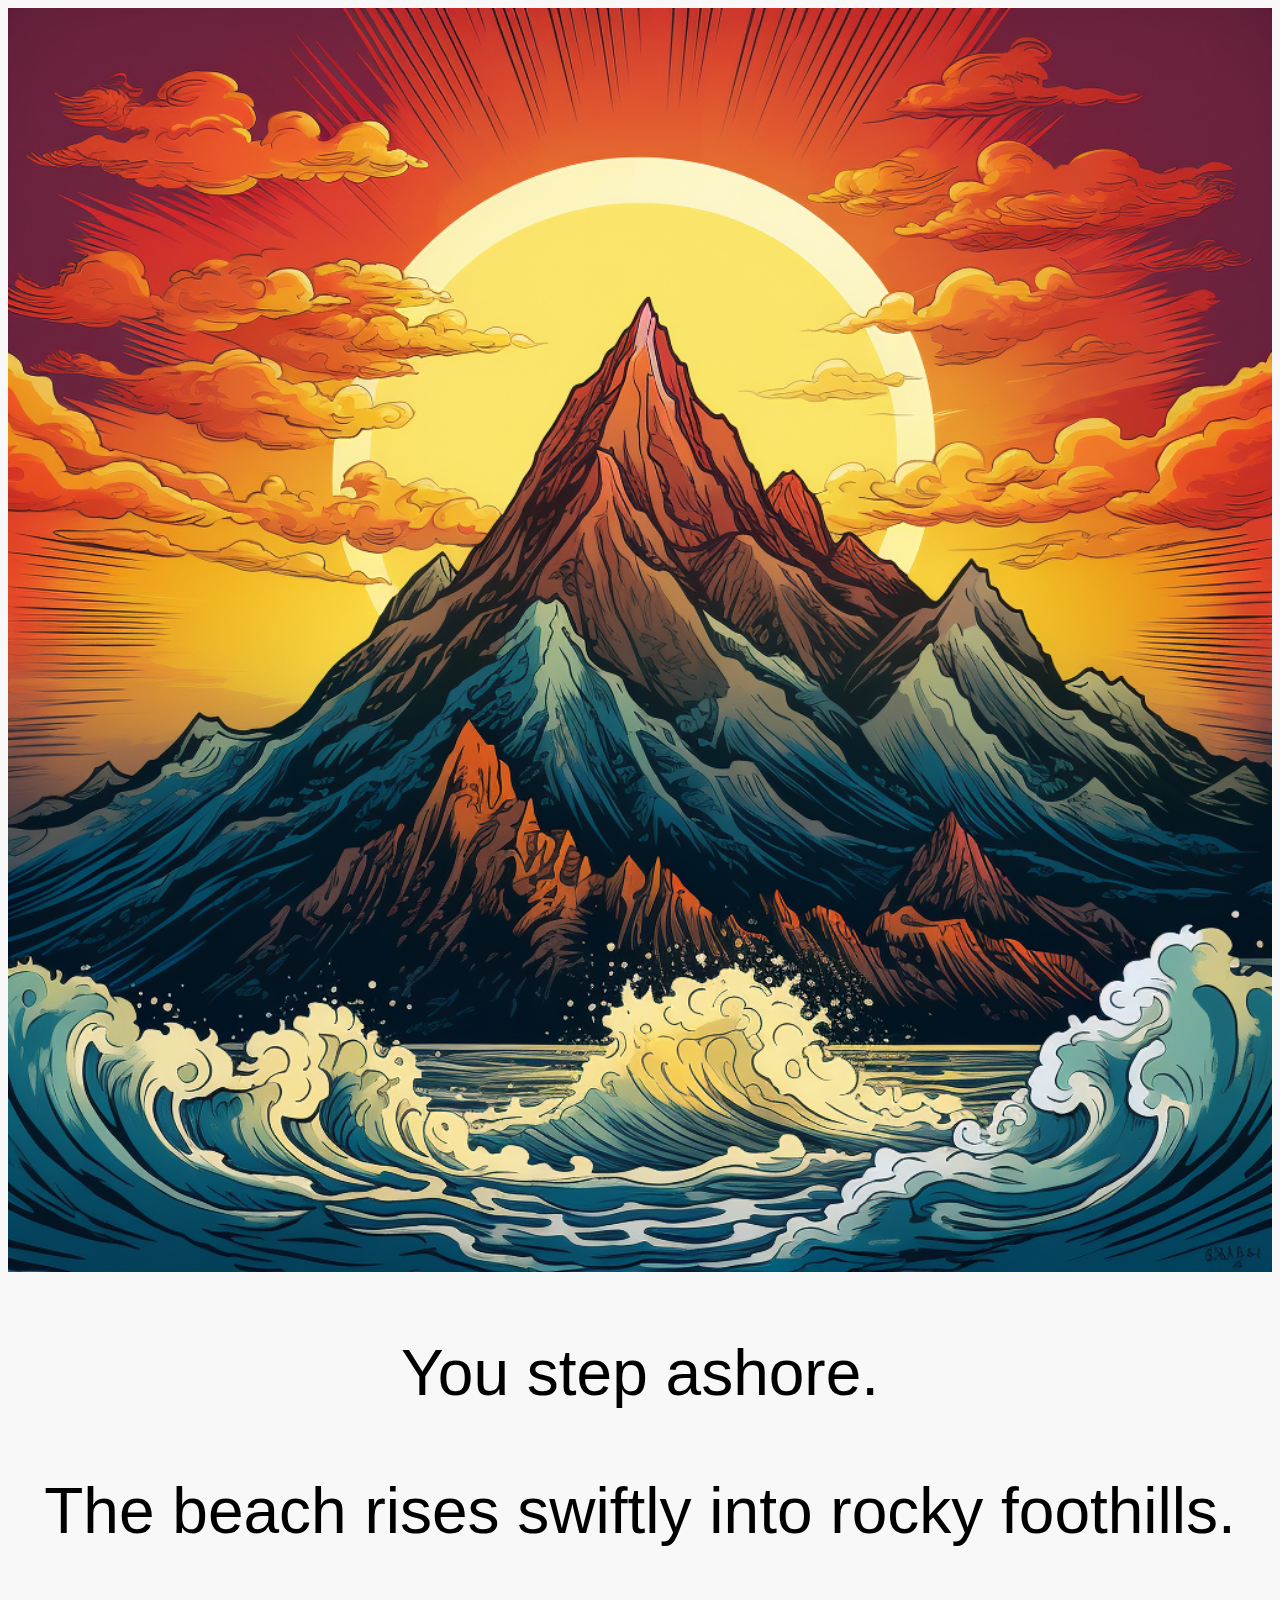
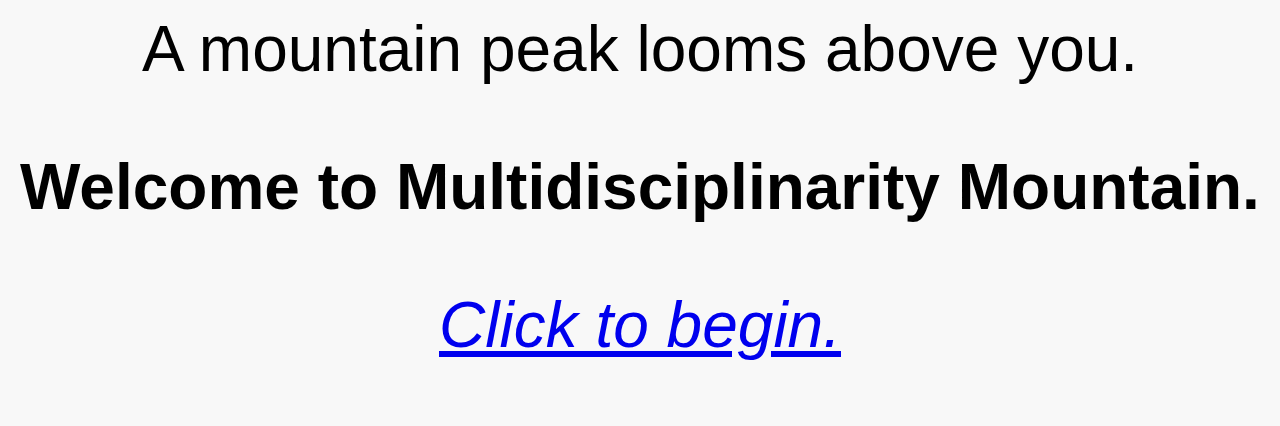
<file: index.html>
<html>
  <head>
    <meta charset="UTF-8">
    <title>Multidisciplinarity 🏔 Mountain</title>
    <link rel="stylesheet" href="styles.css">
  </head>
  <body>
    <div class="image-container">
    <img src="images/MM intro art.png" alt="A mountain rising from the sea.">
    </div>
    <div class="centered">
    <p>You step ashore. </p>
    <p>The beach rises swiftly into rocky foothills.</p>
    <p>A mountain peak looms above you.</p>
    <b><p>Welcome to Multidisciplinarity Mountain.</p></b>
    <p><i><a href="https://seanfraga.github.io/multi-mountain/instructions.html">Click to begin.</a></i></p>
    </div>
    
    
  </body>
</html>
</file>
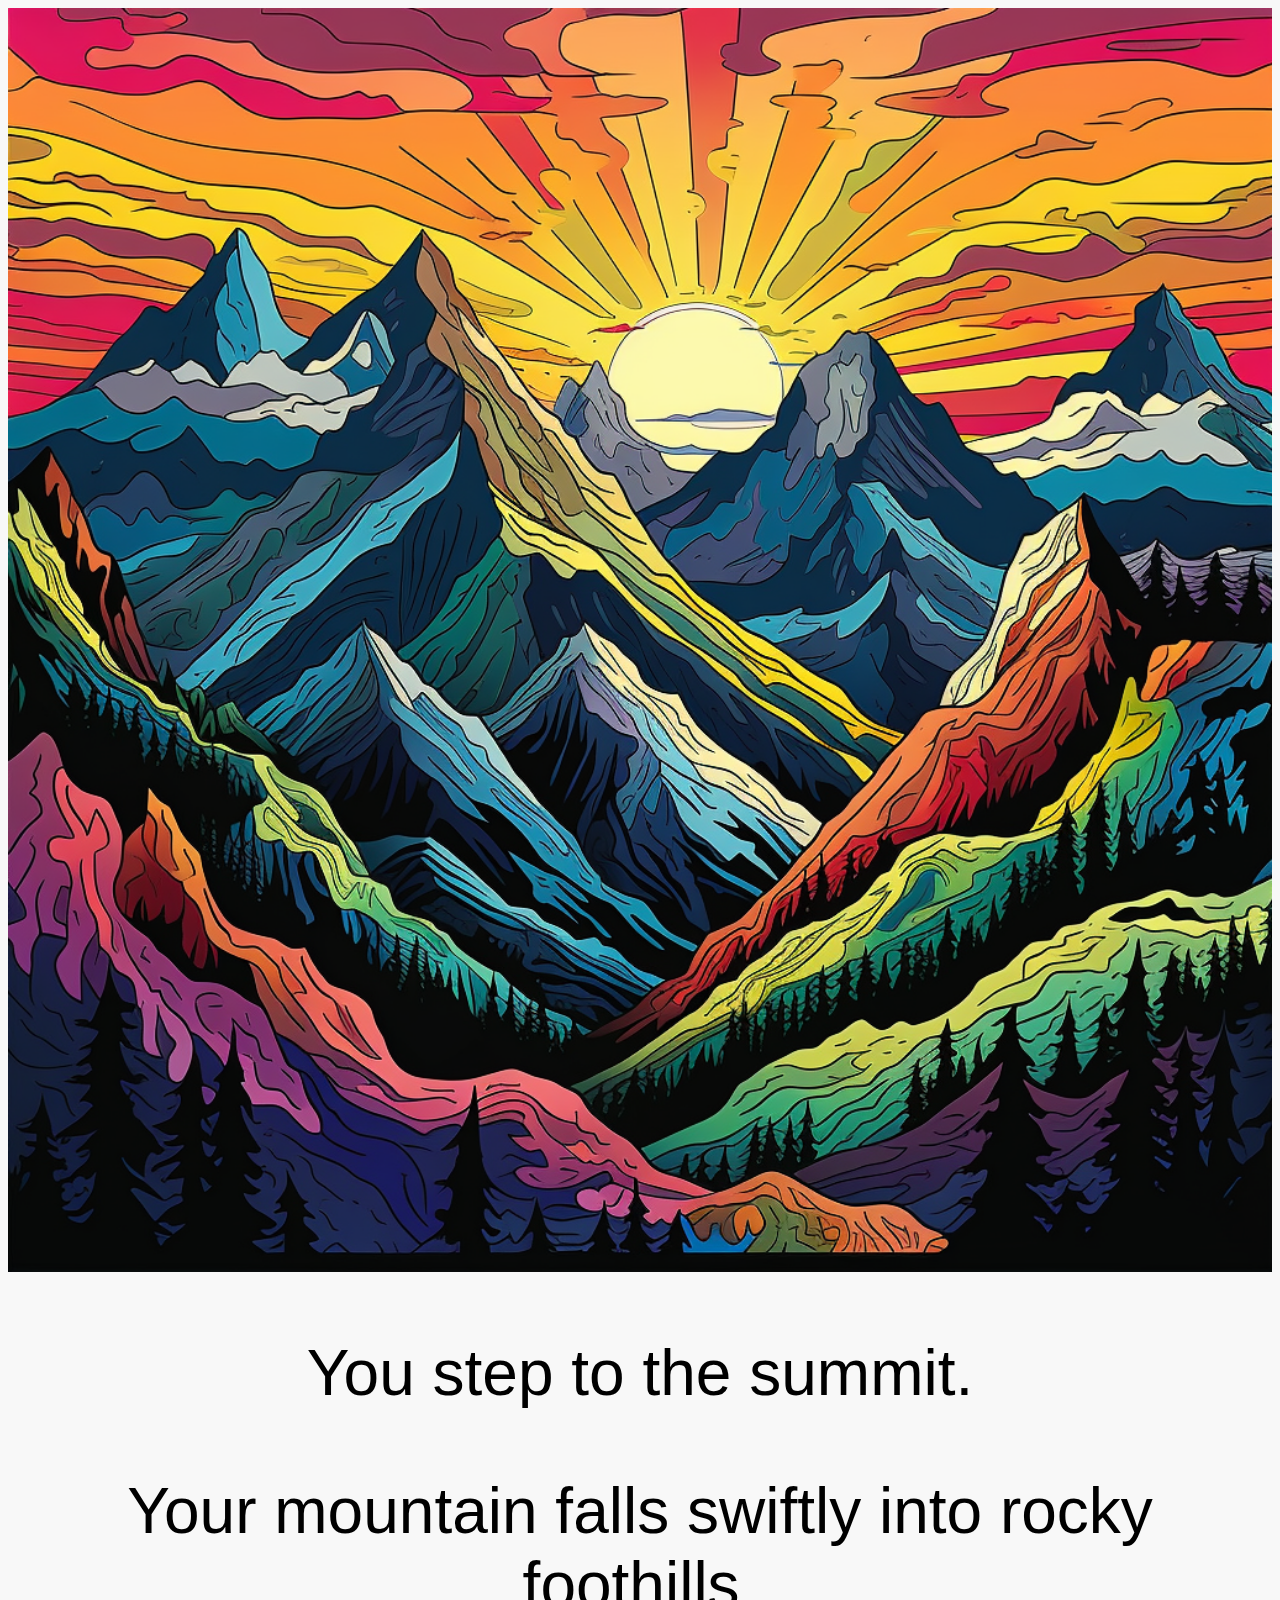
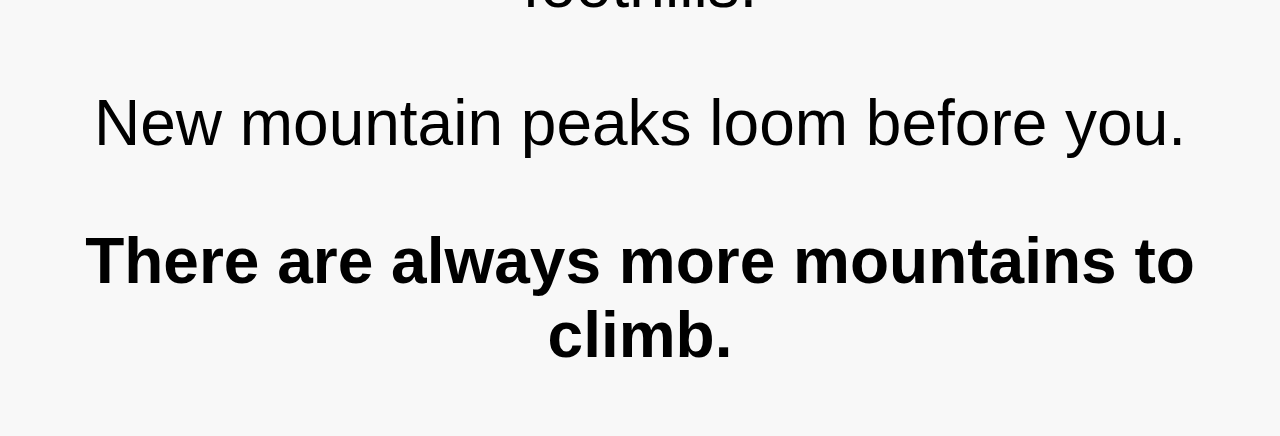
<file: ending.html>
<html>
  <head>
    <meta charset="UTF-8">
    <title>Multidisciplinarity 🏔 Mountain</title>
    <link rel="stylesheet" href="styles.css">
  </head>
  <body>
    <div class="image-container">
    <img src="images/MM ending art.png" alt="Mountains beyond mountains.">
    </div>
    <div class="centered">
    <p>You step to the summit.</p>
    <p>Your mountain falls swiftly into rocky foothills.</p>
    <p>New mountain peaks loom before you.</p>
    <b><p>There are always more mountains to climb.</p></b>
    </div>
    
  </body>
</html>
</file>
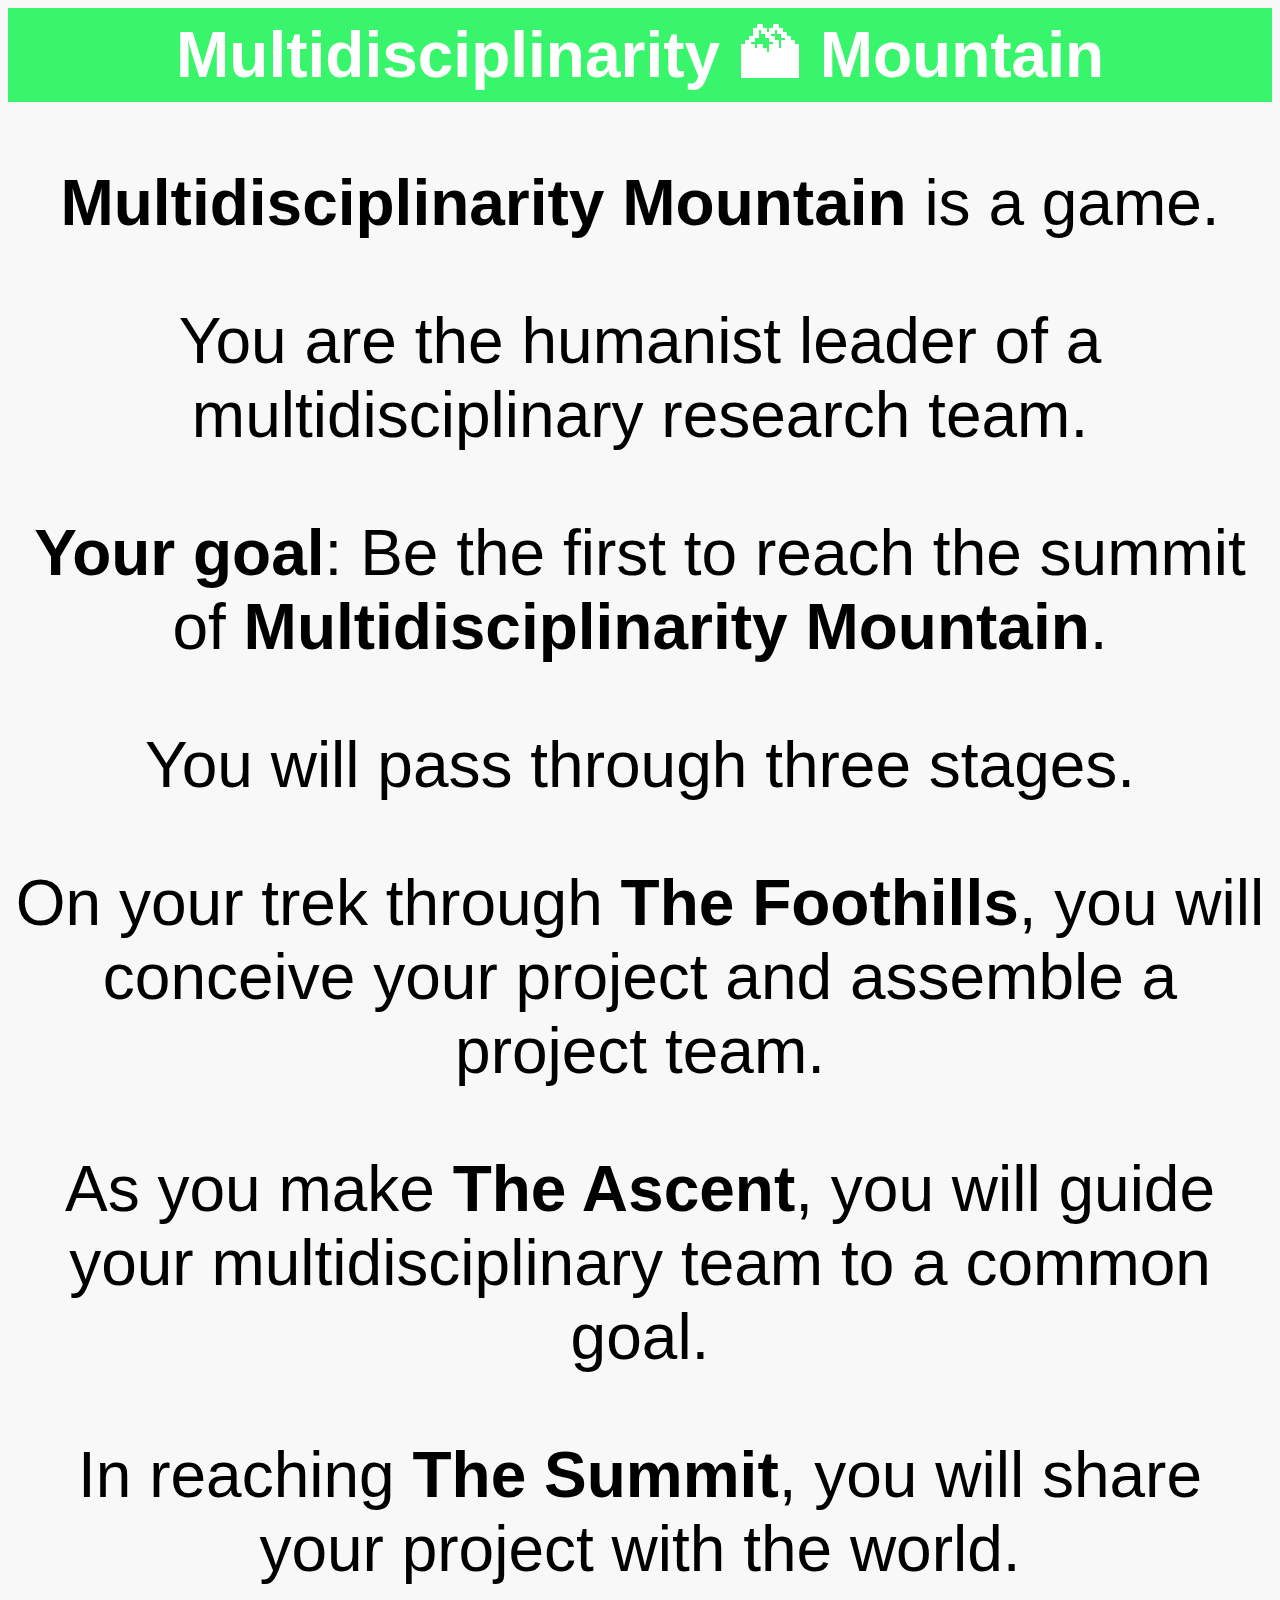
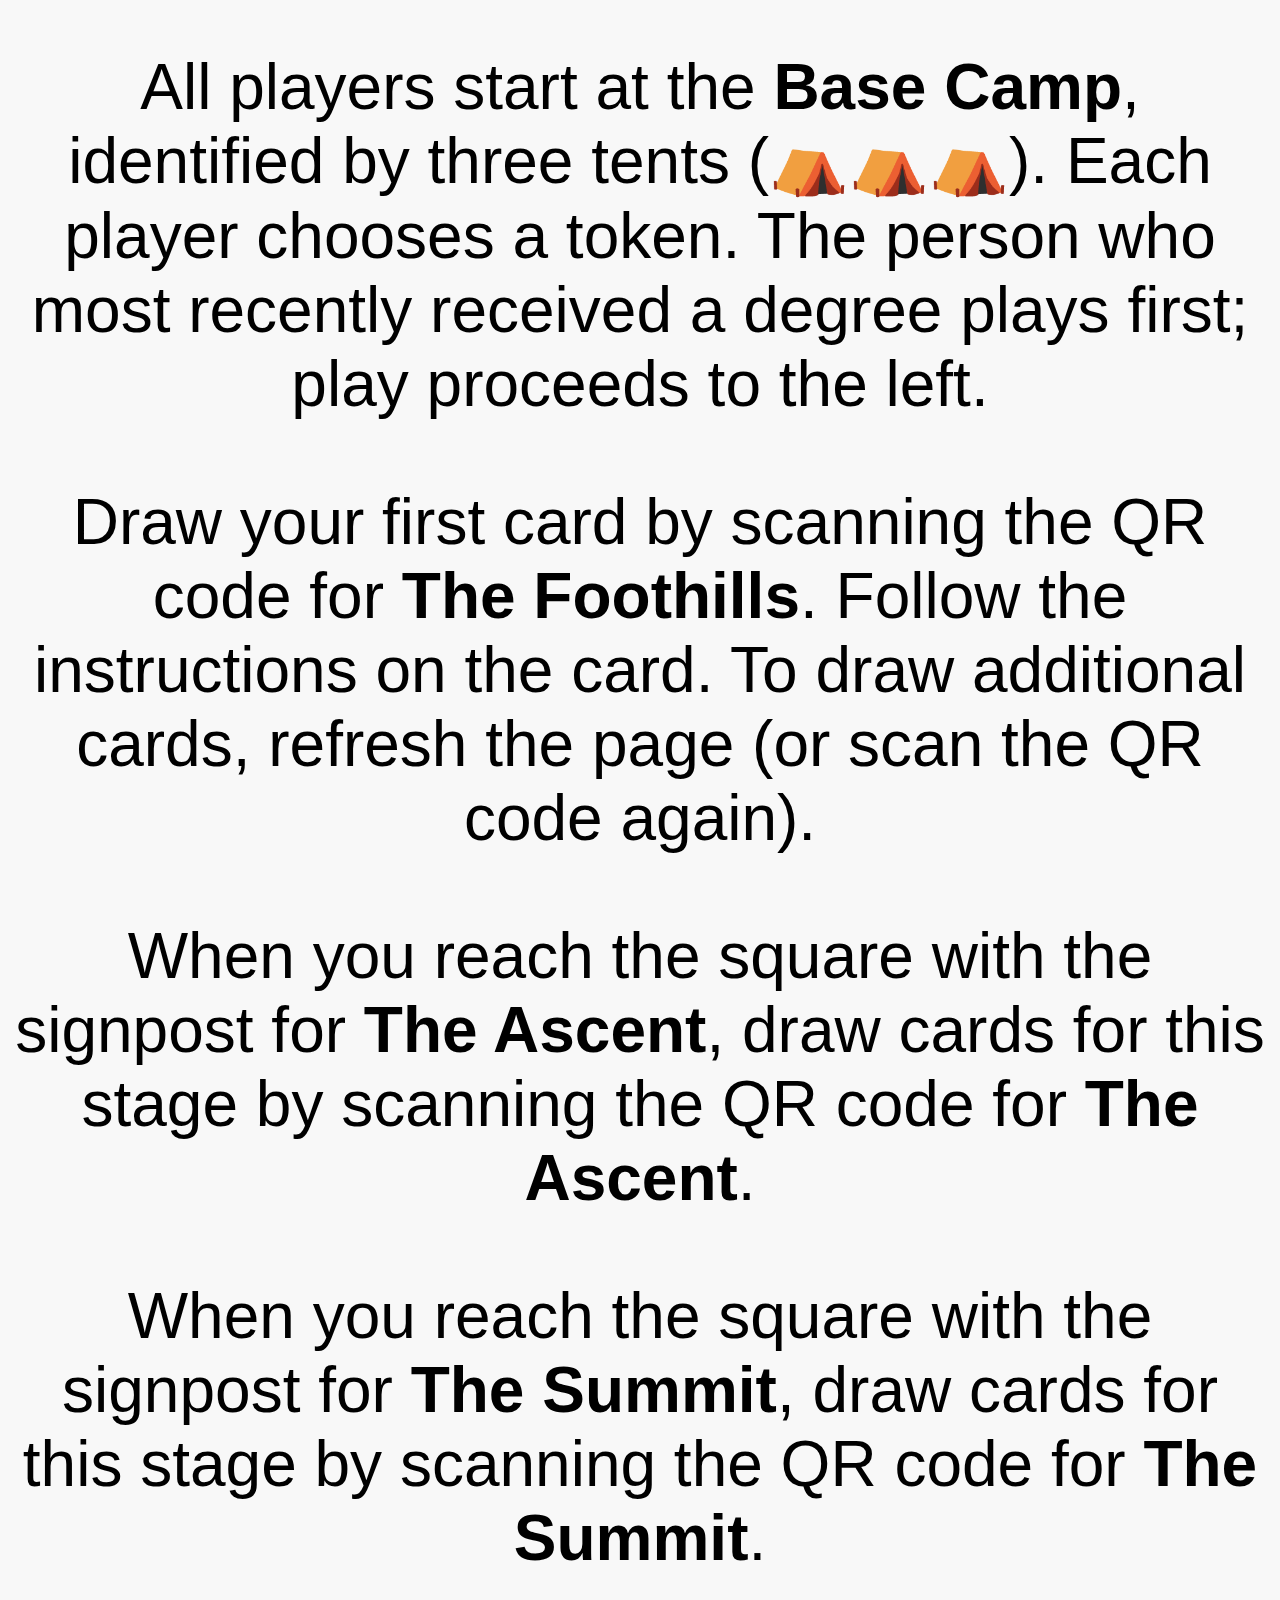
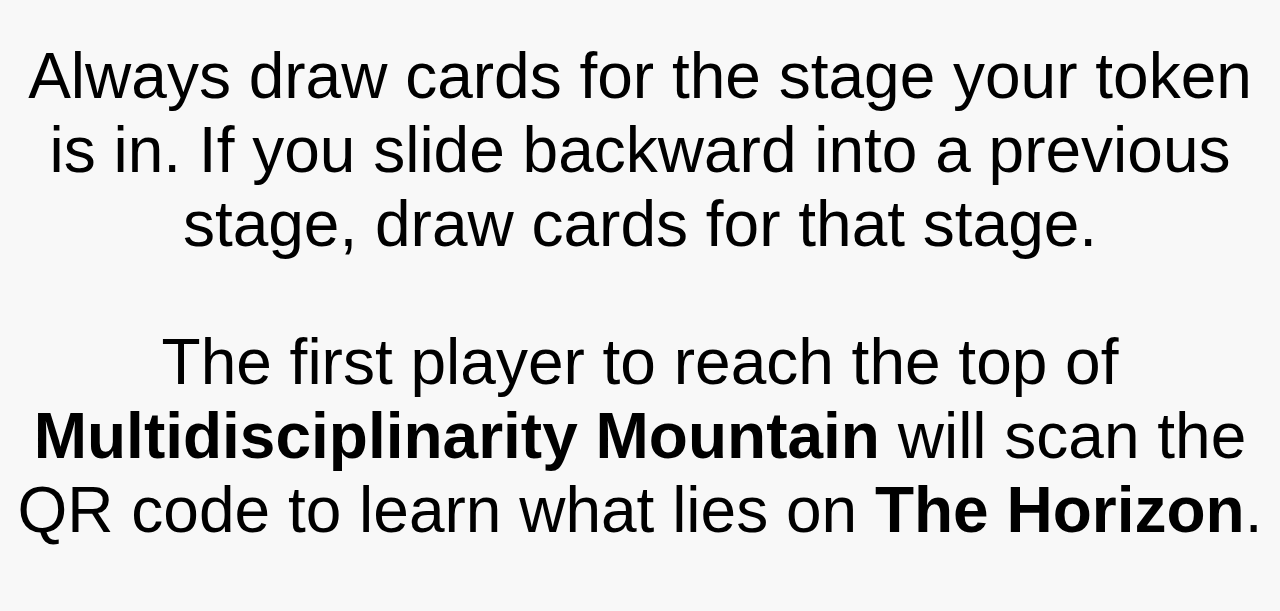
<file: instructions.html>
<html>
  <head>
    <meta charset="UTF-8">
    <title>Multidisciplinarity 🏔 Mountain</title>
    <link rel="stylesheet" href="styles.css">
  </head>
  <body>
    <div class="header">
     <h1>Multidisciplinarity 🏔 Mountain</h1>
    </div>
    <div class="centered">
     <p><b>Multidisciplinarity Mountain</b> is a game.</p>
      <p>You are the humanist leader of a multidisciplinary research team.</p>
      <p><b>Your goal</b>: Be the first to reach the summit of <b>Multidisciplinarity Mountain</b>.</p>
      <p>You will pass through three stages.</p> 
      <p>On your trek through <b>The Foothills</b>, you will conceive your project and assemble a project team.</p>
      <p>As you make <b>The Ascent</b>, you will guide your multidisciplinary team to a common goal.</p>
      <p>In reaching <b>The Summit</b>, you will share your project with the world.</p>
      <p>All players start at the <b>Base Camp</b>, identified by three tents (⛺️⛺️⛺️). Each player chooses a token. The person who most recently received a degree plays first; play proceeds to the left. 
      <p>Draw your first card by scanning the QR code for <b>The Foothills</b>. Follow the instructions on the card. To draw additional cards, refresh the page (or scan the QR code again).</p>
      <p>When you reach the square with the signpost for <b>The Ascent</b>, draw cards for this stage by scanning the QR code for <b>The Ascent</b>.</p>
      <p>When you reach the square with the signpost for <b>The Summit</b>, draw cards for this stage by scanning the QR code for <b>The Summit</b>.</p>
      <p>Always draw cards for the stage your token is in. If you slide backward into a previous stage, draw cards for that stage.</p>
      <p>The first player to reach the top of <b>Multidisciplinarity Mountain</b> will scan the QR code to learn what lies on <b>The Horizon</b>.</p>
    </div>
    
    
    
    
  </body>
</html>
</file>
<file: styles.css>
/* Styles for the header */
.header {
  background-color: #38f56b;
  color: #ffffff;
  padding: 10px;
  text-align: center;
}

.header h1 {
  margin: 0;
  font-size: 64;
}

/* Styles for the body */
body {
  font-family: Arial, sans-serif;
  background-color: #f8f8f8;
}

#message {
  font-size: 64px;
  font-weight: bold;
  color: #333;
  text-align: center;
  margin-top: 50px;
}

.centered {
   text-align: center;
   font-size: 64px;
}

/* Styles for images */
  
    .image-container {
      text-align: center;
    }
    .image-container img {
      width: 100%;
      height: auto;
    }
</file>
